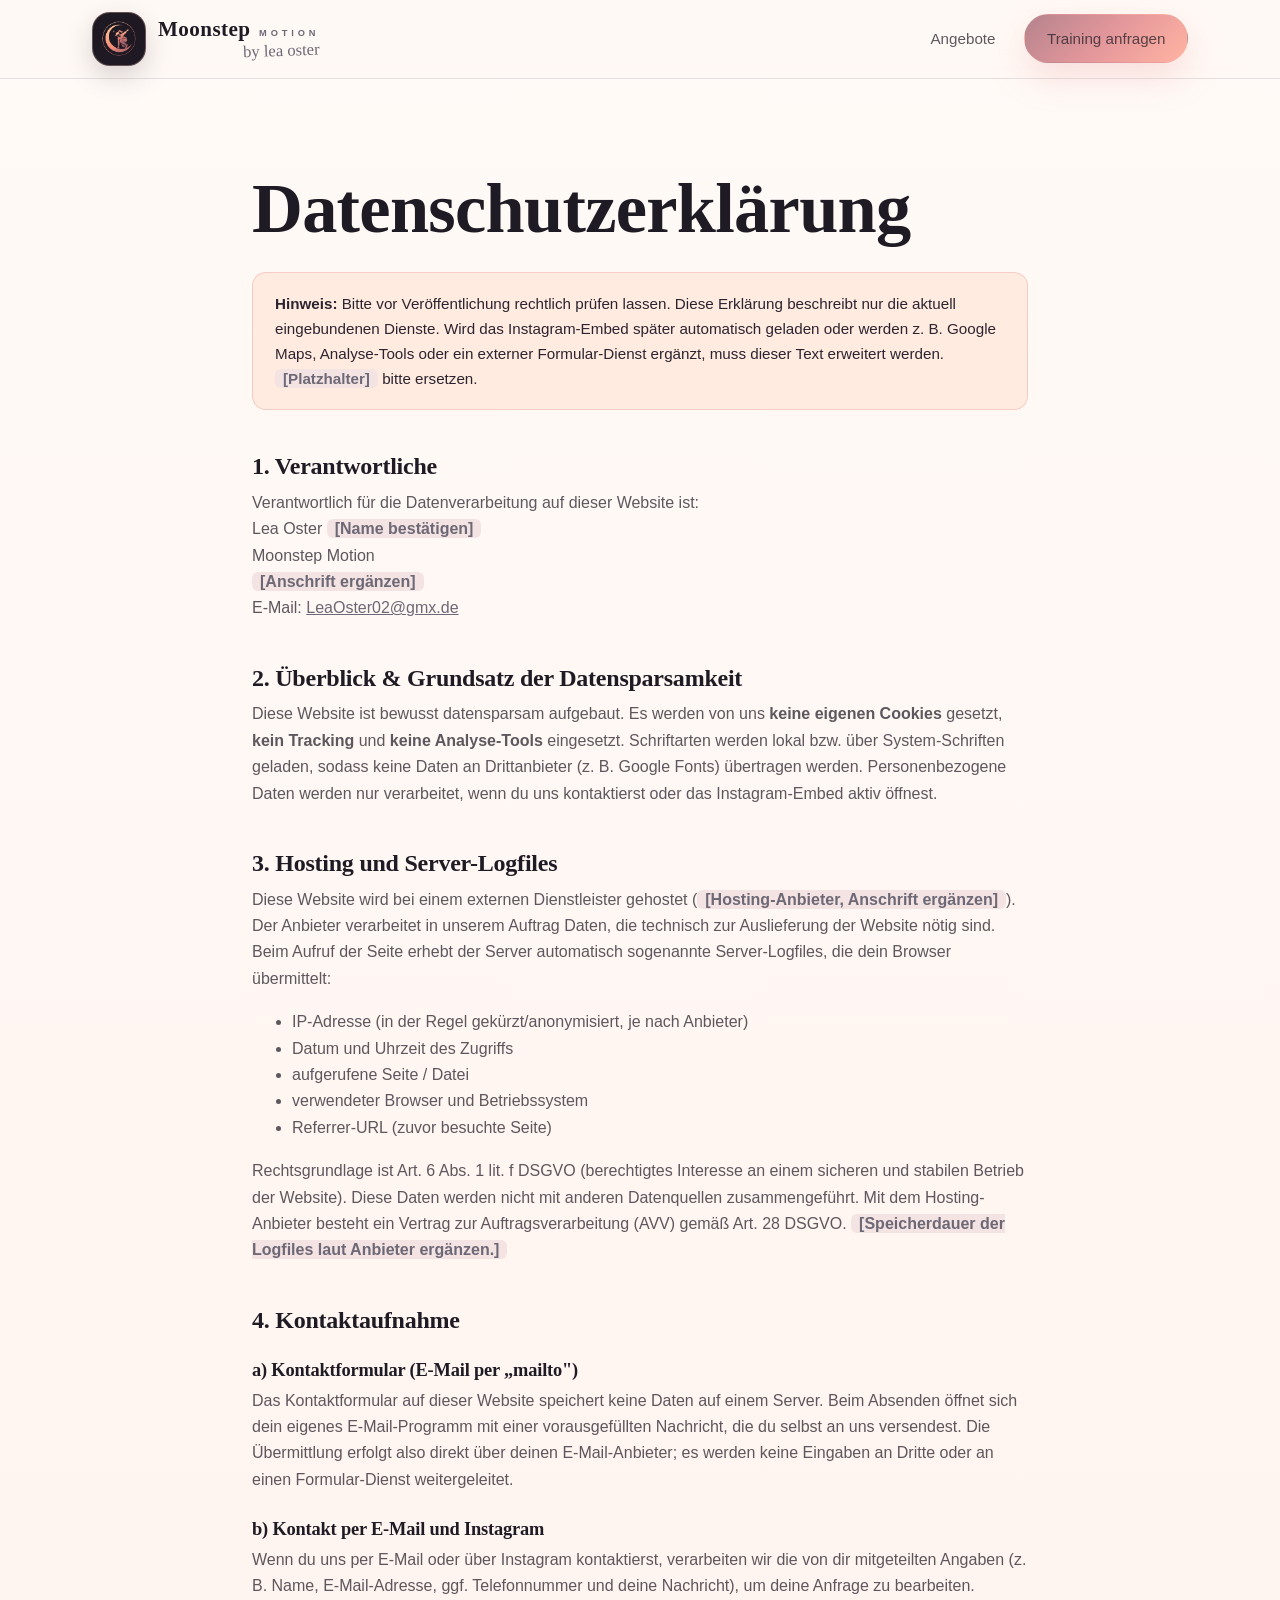
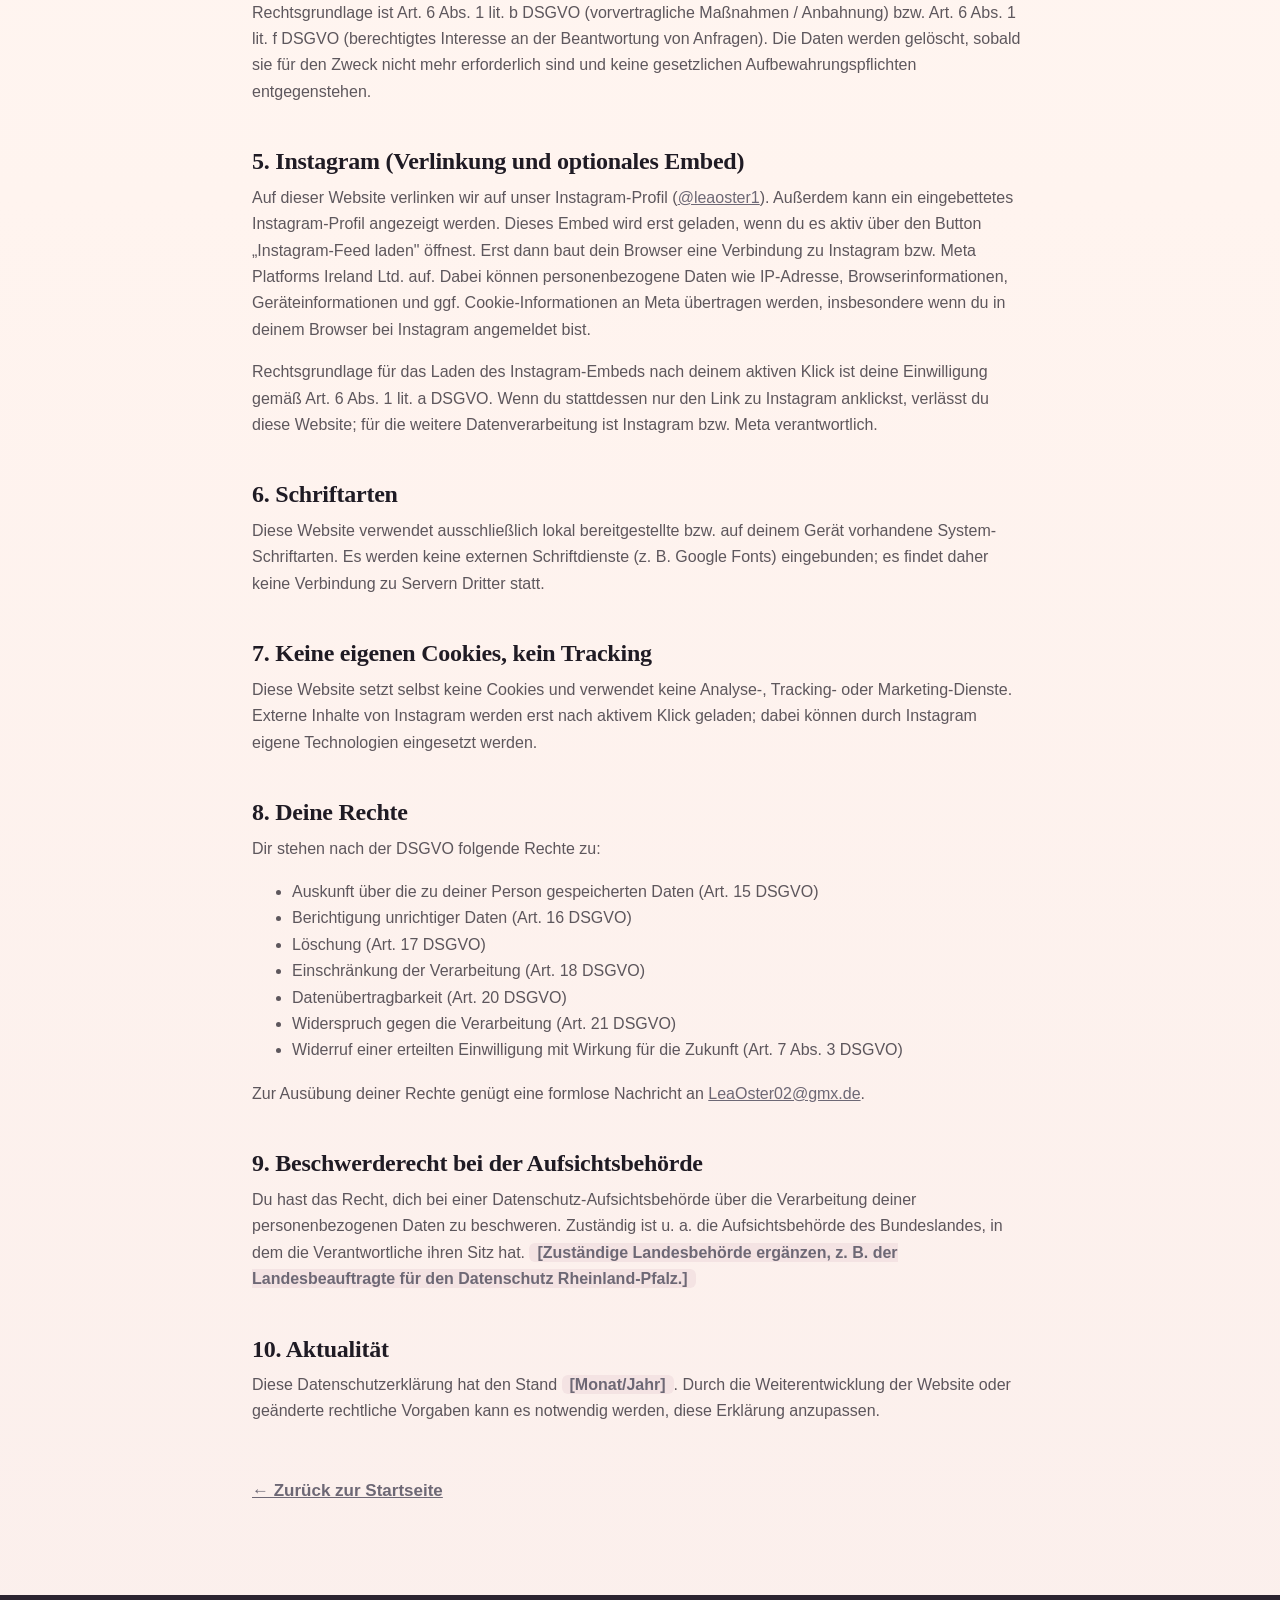
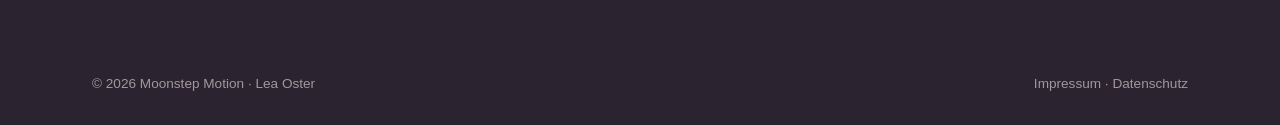
<file: datenschutz.html>
<!DOCTYPE html>
<html lang="de">
<head>
  <meta charset="UTF-8" />
  <meta name="viewport" content="width=device-width, initial-scale=1.0" />
  <title>Datenschutzerklärung | Moonstep Motion</title>
  <meta name="description" content="Datenschutzerklärung von Moonstep Motion – Lea Oster." />
  <meta name="robots" content="noindex" />
  <meta name="theme-color" content="#2B2430" />
  <link rel="icon" type="image/png" href="assets/img/logo-alt-badge-night.png" />
  <link rel="stylesheet" href="assets/css/styles.css" />
</head>
<body>

  <!-- HINWEIS FÜR LEA (HTML-Kommentar, nicht öffentlich):
       Diese Datenschutzerklärung ist auf die TATSÄCHLICH genutzten Dienste zugeschnitten:
       Hosting, Server-Logfiles, Kontaktformular (mailto), E-Mail-Kontakt, Instagram-Verlinkung
       und optional aktiv ladbares Instagram-Embed, lokale Schriftarten. KEIN Analytics,
       KEINE Google Fonts extern, KEIN Maps-Embed.
       WICHTIG: Das Instagram-Embed wird erst nach aktivem Klick geladen. Wird es später automatisch
       geladen oder kommen Google Maps, Analytics oder ein externer Formular-Dienst (z. B. Formspree)
       dazu, MUSS diese Erklärung erweitert und ggf. ein Consent-Banner eingebaut werden.
       Vor Veröffentlichung rechtlich prüfen lassen.
       Konkrete Hosting-Angaben (Anbieter, AVV) nach Wahl des Hosts ergänzen. -->

  <header class="site-header">
    <div class="container nav">
      <a class="brand" href="index.html" aria-label="Zurück zur Startseite">
        <span class="brand-mark" aria-hidden="true"></span>
        <span class="brand-copy">
          <span class="brand-title"><span class="word">Moonstep</span><span class="sub">Motion</span></span>
          <span class="brand-byline">by lea oster</span>
        </span>
      </a>
      <nav aria-label="Hauptnavigation">
        <ul class="nav-links" id="navLinks">
          <li><a href="index.html#angebote">Angebote</a></li>
          <li><a href="index.html#kontakt" class="btn btn-primary nav-cta">Training anfragen</a></li>
        </ul>
      </nav>
      <button class="nav-toggle" id="navToggle" aria-label="Menü öffnen" aria-expanded="false" aria-controls="navLinks">
        <span></span><span></span><span></span>
      </button>
    </div>
  </header>

  <main class="legal">
    <div class="container">
      <h1>Datenschutzerklärung</h1>

      <div class="note">
        <strong>Hinweis:</strong> Bitte vor Veröffentlichung rechtlich prüfen lassen. Diese Erklärung
        beschreibt nur die aktuell eingebundenen Dienste. Wird das Instagram-Embed später automatisch
        geladen oder werden z. B. Google Maps, Analyse-Tools oder ein externer Formular-Dienst ergänzt,
        muss dieser Text
        erweitert werden. <span class="placeholder">[Platzhalter]</span> bitte ersetzen.
      </div>

      <h2>1. Verantwortliche</h2>
      <p>
        Verantwortlich für die Datenverarbeitung auf dieser Website ist:<br />
        Lea Oster <span class="placeholder">[Name bestätigen]</span><br />
        Moonstep Motion<br />
        <span class="placeholder">[Anschrift ergänzen]</span><br />
        E-Mail: <a href="mailto:LeaOster02@gmx.de">LeaOster02@gmx.de</a>
      </p>

      <h2>2. Überblick &amp; Grundsatz der Datensparsamkeit</h2>
      <p>
        Diese Website ist bewusst datensparsam aufgebaut. Es werden von uns <strong>keine eigenen Cookies</strong>
        gesetzt, <strong>kein Tracking</strong> und <strong>keine Analyse-Tools</strong> eingesetzt.
        Schriftarten werden lokal bzw. über System-Schriften geladen, sodass keine Daten an Drittanbieter
        (z. B. Google Fonts) übertragen werden. Personenbezogene Daten werden nur verarbeitet, wenn du uns
        kontaktierst oder das Instagram-Embed aktiv öffnest.
      </p>

      <h2>3. Hosting und Server-Logfiles</h2>
      <p>
        Diese Website wird bei einem externen Dienstleister gehostet
        (<span class="placeholder">[Hosting-Anbieter, Anschrift ergänzen]</span>). Der Anbieter verarbeitet
        in unserem Auftrag Daten, die technisch zur Auslieferung der Website nötig sind. Beim Aufruf der
        Seite erhebt der Server automatisch sogenannte Server-Logfiles, die dein Browser übermittelt:
      </p>
      <ul>
        <li>IP-Adresse (in der Regel gekürzt/anonymisiert, je nach Anbieter)</li>
        <li>Datum und Uhrzeit des Zugriffs</li>
        <li>aufgerufene Seite / Datei</li>
        <li>verwendeter Browser und Betriebssystem</li>
        <li>Referrer-URL (zuvor besuchte Seite)</li>
      </ul>
      <p>
        Rechtsgrundlage ist Art. 6 Abs. 1 lit. f DSGVO (berechtigtes Interesse an einem sicheren und
        stabilen Betrieb der Website). Diese Daten werden nicht mit anderen Datenquellen zusammengeführt.
        Mit dem Hosting-Anbieter besteht ein Vertrag zur Auftragsverarbeitung (AVV) gemäß Art. 28 DSGVO.
        <span class="placeholder">[Speicherdauer der Logfiles laut Anbieter ergänzen.]</span>
      </p>

      <h2>4. Kontaktaufnahme</h2>
      <h3>a) Kontaktformular (E-Mail per „mailto")</h3>
      <p>
        Das Kontaktformular auf dieser Website speichert keine Daten auf einem Server. Beim Absenden öffnet
        sich dein eigenes E-Mail-Programm mit einer vorausgefüllten Nachricht, die du selbst an uns
        versendest. Die Übermittlung erfolgt also direkt über deinen E-Mail-Anbieter; es werden keine
        Eingaben an Dritte oder an einen Formular-Dienst weitergeleitet.
      </p>
      <h3>b) Kontakt per E-Mail und Instagram</h3>
      <p>
        Wenn du uns per E-Mail oder über Instagram kontaktierst, verarbeiten wir die von dir mitgeteilten
        Angaben (z. B. Name, E-Mail-Adresse, ggf. Telefonnummer und deine Nachricht), um deine Anfrage zu
        bearbeiten. Rechtsgrundlage ist Art. 6 Abs. 1 lit. b DSGVO (vorvertragliche Maßnahmen / Anbahnung)
        bzw. Art. 6 Abs. 1 lit. f DSGVO (berechtigtes Interesse an der Beantwortung von Anfragen). Die
        Daten werden gelöscht, sobald sie für den Zweck nicht mehr erforderlich sind und keine gesetzlichen
        Aufbewahrungspflichten entgegenstehen.
      </p>

      <h2>5. Instagram (Verlinkung und optionales Embed)</h2>
      <p>
        Auf dieser Website verlinken wir auf unser Instagram-Profil
        (<a href="https://www.instagram.com/leaoster1" target="_blank" rel="noopener">@leaoster1</a>).
        Außerdem kann ein eingebettetes Instagram-Profil angezeigt werden. Dieses Embed wird erst geladen,
        wenn du es aktiv über den Button „Instagram-Feed laden" öffnest. Erst dann baut dein Browser eine
        Verbindung zu Instagram bzw. Meta Platforms Ireland Ltd. auf. Dabei können personenbezogene Daten
        wie IP-Adresse, Browserinformationen, Geräteinformationen und ggf. Cookie-Informationen an Meta
        übertragen werden, insbesondere wenn du in deinem Browser bei Instagram angemeldet bist.
      </p>
      <p>
        Rechtsgrundlage für das Laden des Instagram-Embeds nach deinem aktiven Klick ist deine Einwilligung
        gemäß Art. 6 Abs. 1 lit. a DSGVO. Wenn du stattdessen nur den Link zu Instagram anklickst, verlässt
        du diese Website; für die weitere Datenverarbeitung ist Instagram bzw. Meta verantwortlich.
      </p>

      <h2>6. Schriftarten</h2>
      <p>
        Diese Website verwendet ausschließlich lokal bereitgestellte bzw. auf deinem Gerät vorhandene
        System-Schriftarten. Es werden keine externen Schriftdienste (z. B. Google Fonts) eingebunden;
        es findet daher keine Verbindung zu Servern Dritter statt.
      </p>

      <h2>7. Keine eigenen Cookies, kein Tracking</h2>
      <p>
        Diese Website setzt selbst keine Cookies und verwendet keine Analyse-, Tracking- oder
        Marketing-Dienste. Externe Inhalte von Instagram werden erst nach aktivem Klick geladen; dabei
        können durch Instagram eigene Technologien eingesetzt werden.
      </p>

      <h2>8. Deine Rechte</h2>
      <p>Dir stehen nach der DSGVO folgende Rechte zu:</p>
      <ul>
        <li>Auskunft über die zu deiner Person gespeicherten Daten (Art. 15 DSGVO)</li>
        <li>Berichtigung unrichtiger Daten (Art. 16 DSGVO)</li>
        <li>Löschung (Art. 17 DSGVO)</li>
        <li>Einschränkung der Verarbeitung (Art. 18 DSGVO)</li>
        <li>Datenübertragbarkeit (Art. 20 DSGVO)</li>
        <li>Widerspruch gegen die Verarbeitung (Art. 21 DSGVO)</li>
        <li>Widerruf einer erteilten Einwilligung mit Wirkung für die Zukunft (Art. 7 Abs. 3 DSGVO)</li>
      </ul>
      <p>
        Zur Ausübung deiner Rechte genügt eine formlose Nachricht an
        <a href="mailto:LeaOster02@gmx.de">LeaOster02@gmx.de</a>.
      </p>

      <h2>9. Beschwerderecht bei der Aufsichtsbehörde</h2>
      <p>
        Du hast das Recht, dich bei einer Datenschutz-Aufsichtsbehörde über die Verarbeitung deiner
        personenbezogenen Daten zu beschweren. Zuständig ist u. a. die Aufsichtsbehörde des Bundeslandes,
        in dem die Verantwortliche ihren Sitz hat.
        <span class="placeholder">[Zuständige Landesbehörde ergänzen, z. B. der Landesbeauftragte für den
        Datenschutz Rheinland-Pfalz.]</span>
      </p>

      <h2>10. Aktualität</h2>
      <p>
        Diese Datenschutzerklärung hat den Stand <span class="placeholder">[Monat/Jahr]</span>. Durch die
        Weiterentwicklung der Website oder geänderte rechtliche Vorgaben kann es notwendig werden, diese
        Erklärung anzupassen.
      </p>

      <a class="back-link" href="index.html">← Zurück zur Startseite</a>
    </div>
  </main>

  <footer class="site-footer">
    <div class="container">
      <div class="footer-bottom" style="border:0;margin:0;">
        <span>© <span id="year">2026</span> Moonstep Motion · Lea Oster</span>
        <span><a href="impressum.html">Impressum</a> · <a href="datenschutz.html">Datenschutz</a></span>
      </div>
    </div>
  </footer>

  <script src="assets/js/main.js"></script>
</body>
</html>
</file>
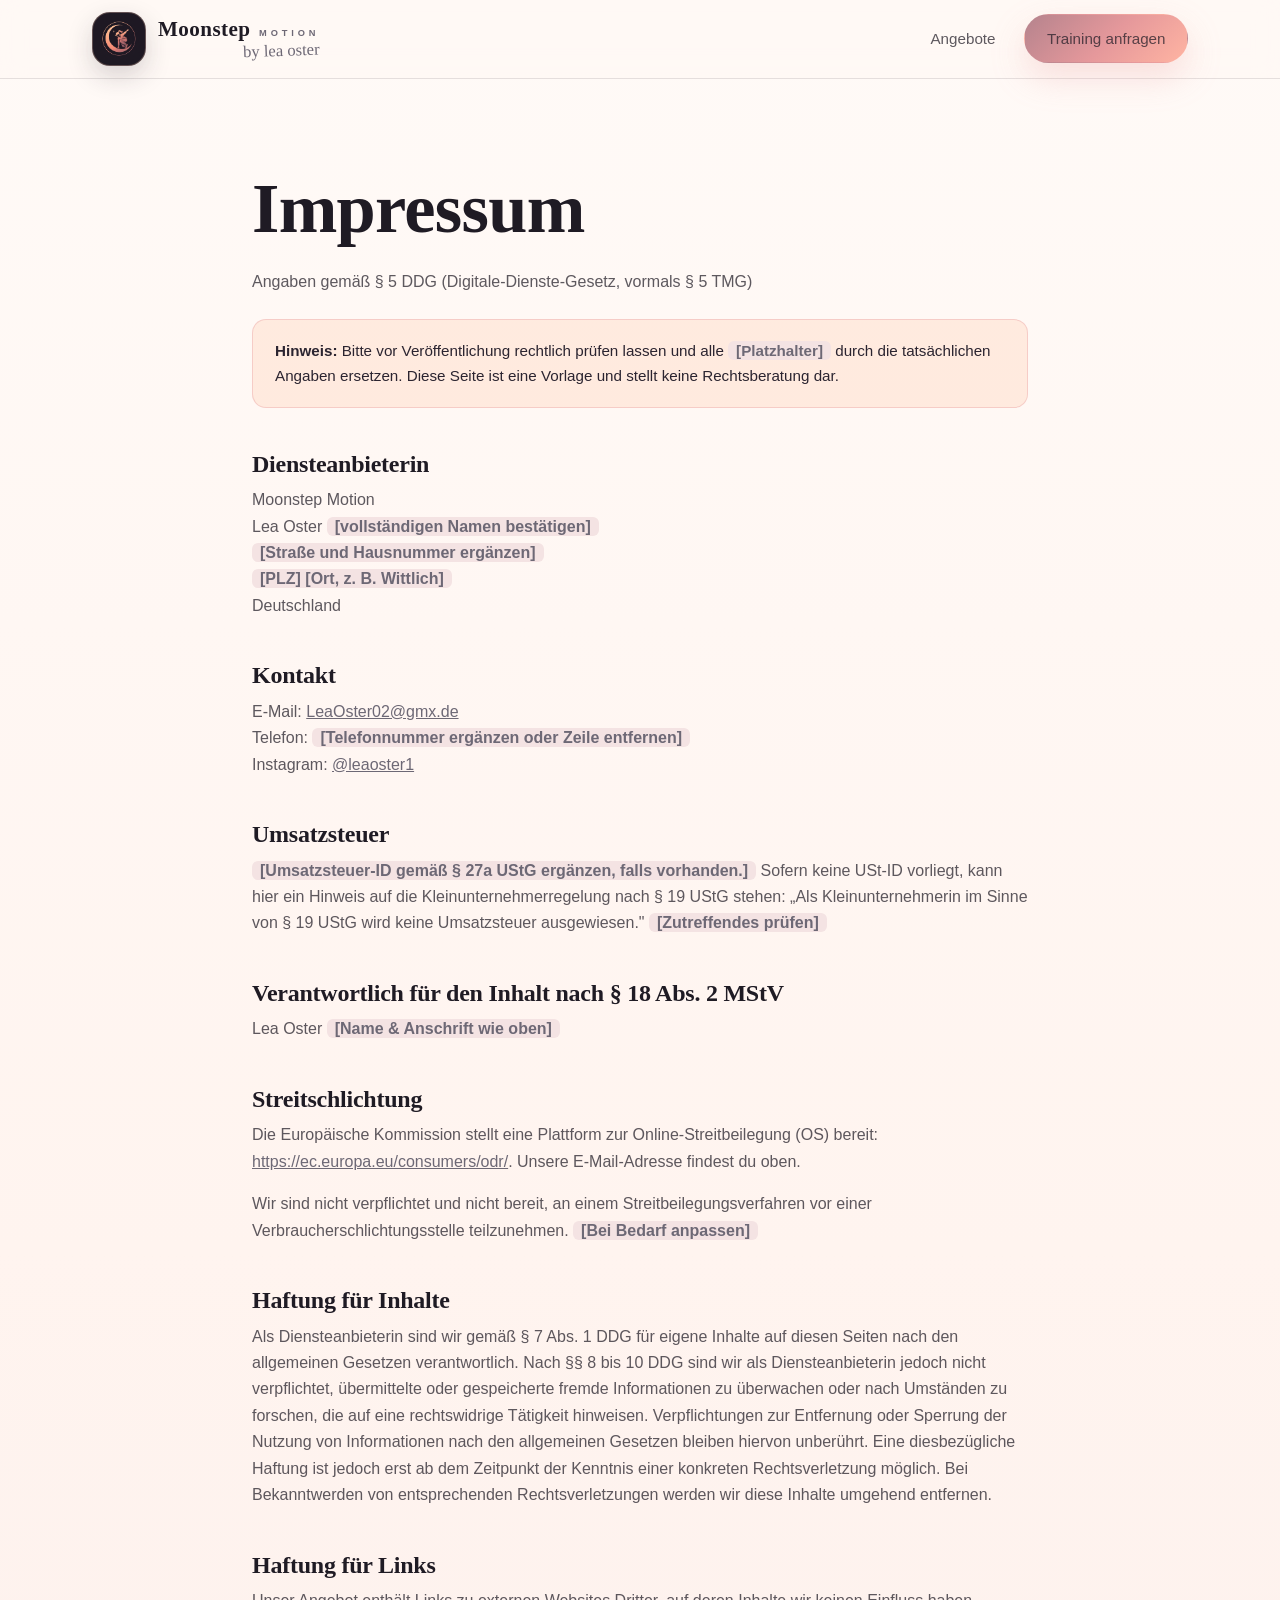
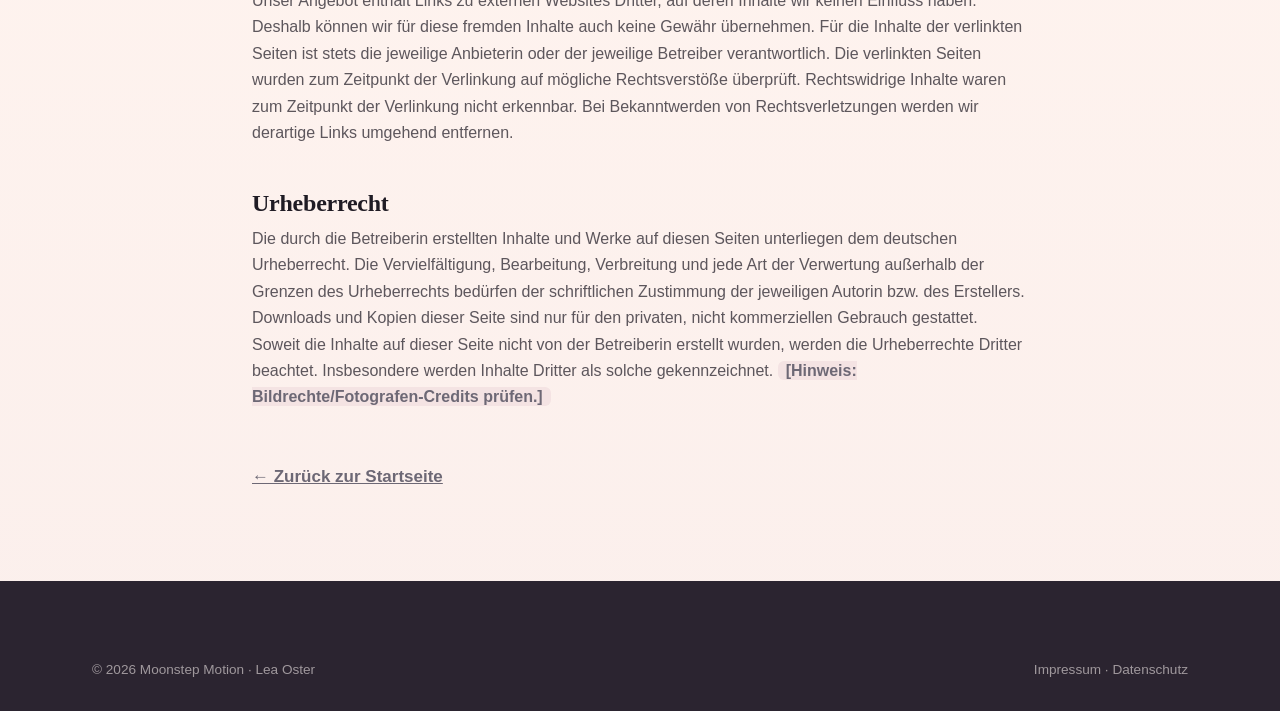
<file: impressum.html>
<!DOCTYPE html>
<html lang="de">
<head>
  <meta charset="UTF-8" />
  <meta name="viewport" content="width=device-width, initial-scale=1.0" />
  <title>Impressum | Moonstep Motion</title>
  <meta name="description" content="Impressum von Moonstep Motion – Lea Oster." />
  <meta name="robots" content="noindex" />
  <meta name="theme-color" content="#2B2430" />
  <link rel="icon" type="image/png" href="assets/img/logo-alt-badge-night.png" />
  <link rel="stylesheet" href="assets/css/styles.css" />
</head>
<body>

  <!-- HINWEIS FÜR LEA (nicht öffentlich sichtbar – HTML-Kommentar):
       Bitte dieses Impressum vor Veröffentlichung rechtlich prüfen lassen und alle
       mit [eckigen Klammern] markierten Platzhalter durch deine echten Daten ersetzen.
       Pflicht nach § 5 DDG (vormals § 5 TMG): vollständiger Name, ladungsfähige Anschrift
       (kein Postfach), schnelle Kontaktmöglichkeit (E-Mail/Telefon). Diese Vorlage ist
       keine Rechtsberatung. -->

  <header class="site-header">
    <div class="container nav">
      <a class="brand" href="index.html" aria-label="Zurück zur Startseite">
        <span class="brand-mark" aria-hidden="true"></span>
        <span class="brand-copy">
          <span class="brand-title"><span class="word">Moonstep</span><span class="sub">Motion</span></span>
          <span class="brand-byline">by lea oster</span>
        </span>
      </a>
      <nav aria-label="Hauptnavigation">
        <ul class="nav-links" id="navLinks">
          <li><a href="index.html#angebote">Angebote</a></li>
          <li><a href="index.html#kontakt" class="btn btn-primary nav-cta">Training anfragen</a></li>
        </ul>
      </nav>
      <button class="nav-toggle" id="navToggle" aria-label="Menü öffnen" aria-expanded="false" aria-controls="navLinks">
        <span></span><span></span><span></span>
      </button>
    </div>
  </header>

  <main class="legal">
    <div class="container">
      <h1>Impressum</h1>
      <p class="muted">Angaben gemäß § 5 DDG (Digitale-Dienste-Gesetz, vormals § 5 TMG)</p>

      <div class="note">
        <strong>Hinweis:</strong> Bitte vor Veröffentlichung rechtlich prüfen lassen und alle
        <span class="placeholder">[Platzhalter]</span> durch die tatsächlichen Angaben ersetzen.
        Diese Seite ist eine Vorlage und stellt keine Rechtsberatung dar.
      </div>

      <h2>Diensteanbieterin</h2>
      <p>
        Moonstep Motion<br />
        Lea Oster <span class="placeholder">[vollständigen Namen bestätigen]</span><br />
        <span class="placeholder">[Straße und Hausnummer ergänzen]</span><br />
        <span class="placeholder">[PLZ] [Ort, z. B. Wittlich]</span><br />
        Deutschland
      </p>

      <h2>Kontakt</h2>
      <p>
        E-Mail: <a href="mailto:LeaOster02@gmx.de">LeaOster02@gmx.de</a><br />
        Telefon: <span class="placeholder">[Telefonnummer ergänzen oder Zeile entfernen]</span><br />
        Instagram: <a href="https://www.instagram.com/leaoster1" target="_blank" rel="noopener">@leaoster1</a>
      </p>

      <h2>Umsatzsteuer</h2>
      <p>
        <span class="placeholder">[Umsatzsteuer-ID gemäß § 27a UStG ergänzen, falls vorhanden.]</span>
        Sofern keine USt-ID vorliegt, kann hier ein Hinweis auf die Kleinunternehmerregelung
        nach § 19 UStG stehen: „Als Kleinunternehmerin im Sinne von § 19 UStG wird keine
        Umsatzsteuer ausgewiesen." <span class="placeholder">[Zutreffendes prüfen]</span>
      </p>

      <h2>Verantwortlich für den Inhalt nach § 18 Abs. 2 MStV</h2>
      <p>
        Lea Oster <span class="placeholder">[Name &amp; Anschrift wie oben]</span>
      </p>

      <h2>Streitschlichtung</h2>
      <p>
        Die Europäische Kommission stellt eine Plattform zur Online-Streitbeilegung (OS) bereit:
        <a href="https://ec.europa.eu/consumers/odr/" target="_blank" rel="noopener">https://ec.europa.eu/consumers/odr/</a>.
        Unsere E-Mail-Adresse findest du oben.
      </p>
      <p>
        Wir sind nicht verpflichtet und nicht bereit, an einem Streitbeilegungsverfahren vor einer
        Verbraucherschlichtungsstelle teilzunehmen. <span class="placeholder">[Bei Bedarf anpassen]</span>
      </p>

      <h2>Haftung für Inhalte</h2>
      <p>
        Als Diensteanbieterin sind wir gemäß § 7 Abs. 1 DDG für eigene Inhalte auf diesen Seiten nach
        den allgemeinen Gesetzen verantwortlich. Nach §§ 8 bis 10 DDG sind wir als Diensteanbieterin
        jedoch nicht verpflichtet, übermittelte oder gespeicherte fremde Informationen zu überwachen
        oder nach Umständen zu forschen, die auf eine rechtswidrige Tätigkeit hinweisen.
        Verpflichtungen zur Entfernung oder Sperrung der Nutzung von Informationen nach den
        allgemeinen Gesetzen bleiben hiervon unberührt. Eine diesbezügliche Haftung ist jedoch erst ab
        dem Zeitpunkt der Kenntnis einer konkreten Rechtsverletzung möglich. Bei Bekanntwerden von
        entsprechenden Rechtsverletzungen werden wir diese Inhalte umgehend entfernen.
      </p>

      <h2>Haftung für Links</h2>
      <p>
        Unser Angebot enthält Links zu externen Websites Dritter, auf deren Inhalte wir keinen Einfluss
        haben. Deshalb können wir für diese fremden Inhalte auch keine Gewähr übernehmen. Für die
        Inhalte der verlinkten Seiten ist stets die jeweilige Anbieterin oder der jeweilige Betreiber
        verantwortlich. Die verlinkten Seiten wurden zum Zeitpunkt der Verlinkung auf mögliche
        Rechtsverstöße überprüft. Rechtswidrige Inhalte waren zum Zeitpunkt der Verlinkung nicht
        erkennbar. Bei Bekanntwerden von Rechtsverletzungen werden wir derartige Links umgehend entfernen.
      </p>

      <h2>Urheberrecht</h2>
      <p>
        Die durch die Betreiberin erstellten Inhalte und Werke auf diesen Seiten unterliegen dem
        deutschen Urheberrecht. Die Vervielfältigung, Bearbeitung, Verbreitung und jede Art der
        Verwertung außerhalb der Grenzen des Urheberrechts bedürfen der schriftlichen Zustimmung der
        jeweiligen Autorin bzw. des Erstellers. Downloads und Kopien dieser Seite sind nur für den
        privaten, nicht kommerziellen Gebrauch gestattet. Soweit die Inhalte auf dieser Seite nicht von
        der Betreiberin erstellt wurden, werden die Urheberrechte Dritter beachtet. Insbesondere werden
        Inhalte Dritter als solche gekennzeichnet.
        <span class="placeholder">[Hinweis: Bildrechte/Fotografen-Credits prüfen.]</span>
      </p>

      <a class="back-link" href="index.html">← Zurück zur Startseite</a>
    </div>
  </main>

  <footer class="site-footer">
    <div class="container">
      <div class="footer-bottom" style="border:0;margin:0;">
        <span>© <span id="year">2026</span> Moonstep Motion · Lea Oster</span>
        <span><a href="impressum.html">Impressum</a> · <a href="datenschutz.html">Datenschutz</a></span>
      </div>
    </div>
  </footer>

  <script src="assets/js/main.js"></script>
</body>
</html>
</file>
<file: assets/css/styles.css>
/* =========================================================================
   Moonstep Motion — Stylesheet
   CI aus moonstep-motion-ci.html: Moon Peach · Soft Step · Pulse Rose
   · Velvet Move · Night Ash · Moon Night · Warm White
   Keine externen Requests (Fonts lokal/System) -> DSGVO-clean & sofort livefähig
   ========================================================================= */

:root {
  /* --- CI-Palette --- */
  --peach-light: #FFCDB2; /* Moon Peach */
  --peach:       #FFB4A2; /* Soft Step */
  --rose:        #E5989B; /* Pulse Rose */
  --mauve:       #B5838D; /* Velvet Move */
  --velvet:      #6D6875; /* Night Ash */
  --night:       #2B2430; /* Moon Night */
  --paper:       #FFF8F5; /* Warm White */
  --white:       #FFFFFF;

  /* --- Website-Tokens aus CI abgeleitet --- */
  --cream:       var(--paper);
  --cream-2:     #FFFBF8;
  --sand:        #F7E5DD;
  --taupe:       var(--mauve);
  --taupe-dark:  var(--velvet);
  --lilac:       var(--mauve);
  --lilac-soft:  #F4E3E3;
  --blue:        var(--velvet);
  --blue-soft:   #F2E8E8;
  --green:       var(--rose);
  --green-soft:  #F8E9E5;
  --yellow-soft: #FFE9DC;
  --rose-soft:   #F4D6D5;

  /* --- Akzent / Mond --- */
  --night-2:     #4B3A46;
  --night-3:     var(--velvet);
  --moonlight:   var(--paper);
  --silver:      var(--peach-light);
  --action:      var(--rose);
  --action-2:    var(--peach);
  --action-dark: var(--mauve);
  --action-glow: rgba(229, 152, 155, .28);

  /* --- Text --- */
  --ink:         #1F1B24;
  --ink-soft:    rgba(31, 27, 36, .72);
  --line:        rgba(43, 36, 48, .14);

  /* --- System --- */
  --maxw: 1140px;
  --radius: 20px;
  --radius-sm: 14px;
  --shadow-sm: 0 8px 22px rgba(43, 36, 48, .08);
  --shadow:    0 18px 44px rgba(43, 36, 48, .10);
  --shadow-deep: 0 28px 80px rgba(43, 36, 48, .16);
  --shadow-night: 0 24px 70px rgba(43, 36, 48, .42);

  /* --- Typografie ---
     Display = eleganter Serif (System-Stack, sofort verfügbar)
     Body    = klarer, moderner Sans
     Upgrade-Pfad: Fraunces/Cormorant + Inter self-hosten (siehe README) */
  --font-display: "Iowan Old Style", "Palatino Linotype", Palatino, "Book Antiqua", Georgia, "Times New Roman", serif;
  --font-body: "Inter", -apple-system, BlinkMacSystemFont, "Segoe UI", Roboto, "Helvetica Neue", Arial, system-ui, sans-serif;
  --font-hand: "Snell Roundhand", "Segoe Script", "Bradley Hand", "Lucida Handwriting", "Brush Script MT", cursive;
}

/* ----------------------------- Reset ----------------------------- */
*, *::before, *::after { box-sizing: border-box; }
html { scroll-behavior: smooth; -webkit-text-size-adjust: 100%; overflow-x: hidden; }
@media (prefers-reduced-motion: reduce) {
  html { scroll-behavior: auto; }
  * { animation: none !important; transition: none !important; }
}
body {
  margin: 0;
  font-family: var(--font-body);
  color: var(--ink);
  background: linear-gradient(180deg, #FFFAF7 0%, #FFF4EF 54%, #FBEFEC 100%);
  line-height: 1.65;
  font-size: 17px;
  -webkit-font-smoothing: antialiased;
  text-rendering: optimizeLegibility;
  overflow-x: hidden;
}
img { max-width: 100%; display: block; height: auto; }
a { color: inherit; text-decoration: none; }
button { font-family: inherit; cursor: pointer; }

/* ----------------------------- Layout ----------------------------- */
.container { width: 100%; max-width: var(--maxw); margin-inline: auto; padding-inline: 22px; }
section { position: relative; padding-block: clamp(56px, 9vw, 104px); }
.section-sand   { background: linear-gradient(135deg, #FFF0E8, #F4D6D5); }
.section-cream2 { background: linear-gradient(135deg, #FFFBF8, #F8E9E5); }
.eyebrow {
  display: inline-block;
  font-size: .8rem;
  letter-spacing: .22em;
  text-transform: uppercase;
  color: var(--taupe-dark);
  font-weight: 600;
  padding: 7px 16px;
  border: 1px solid var(--line);
  border-radius: 999px;
  background: rgba(255,255,255,.5);
  margin-bottom: 22px;
}
.section-head { max-width: 680px; margin-bottom: 48px; }
.section-head.center { margin-inline: auto; text-align: center; }

/* ----------------------------- Typografie ----------------------------- */
h1, h2, h3 { font-family: var(--font-display); font-weight: 600; line-height: 1.12; color: var(--ink); margin: 0 0 .4em; letter-spacing: -.01em; }
h1 { font-size: clamp(2.5rem, 6.2vw, 4.4rem); }
h2 { font-size: clamp(1.9rem, 4vw, 3rem); }
h3 { font-size: clamp(1.25rem, 2.2vw, 1.6rem); }
.lead { font-size: clamp(1.05rem, 1.6vw, 1.3rem); color: var(--ink-soft); }
p { margin: 0 0 1em; }
.muted { color: var(--ink-soft); }
em.accent { font-style: italic; color: var(--taupe-dark); }

/* ----------------------------- Buttons ----------------------------- */
.btn {
  display: inline-flex; align-items: center; gap: .5em;
  padding: 15px 30px;
  border-radius: 999px;
  font-weight: 600;
  font-size: 1rem;
  border: 1.5px solid transparent;
  transition: transform .2s ease, box-shadow .2s ease, background .2s ease, color .2s ease;
  will-change: transform;
}
.btn:focus-visible { outline: 3px solid rgba(255,205,178,.55); outline-offset: 3px; }
.btn-primary {
  background: linear-gradient(135deg, var(--mauve), var(--rose) 52%, var(--peach));
  color: #fff;
  box-shadow: 0 14px 34px var(--action-glow);
}
.btn-primary:hover { transform: translateY(-3px); box-shadow: 0 22px 46px rgba(181,131,141,.34); }
.btn-ghost { background: rgba(255,255,255,.36); color: var(--mauve); border-color: rgba(181,131,141,.34); }
.btn-ghost:hover { background: var(--action-dark); color: #fff; transform: translateY(-3px); }
.btn-light { background: rgba(236,232,245,.14); color: var(--moonlight); border-color: rgba(236,232,245,.34); }
.btn-light:hover { background: var(--moonlight); color: var(--action-dark); transform: translateY(-3px); }
.btn-block { width: 100%; justify-content: center; }

/* ----------------------------- Header / Nav ----------------------------- */
.site-header {
  position: sticky; top: 0; z-index: 50;
  background: rgba(255, 248, 245, .84);
  backdrop-filter: saturate(140%) blur(12px);
  -webkit-backdrop-filter: saturate(140%) blur(12px);
  border-bottom: 1px solid rgba(43, 36, 48, .12);
  transition: background .25s ease, box-shadow .25s ease, border-color .25s ease;
}
.site-header.is-scrolled {
  background: rgba(255, 248, 245, .92);
  border-bottom-color: rgba(181, 131, 141, .26);
  box-shadow: 0 12px 42px rgba(43, 36, 48, .08);
}
.nav { display: flex; align-items: center; justify-content: space-between; gap: 20px; min-height: 78px; }
.brand {
  display: inline-flex; align-items: center; gap: 12px; min-width: 0;
  font-family: var(--font-display);
}
.brand-mark {
  width: 54px; height: 54px; flex: none; border-radius: 18px;
  background: var(--night) url("../img/logo-alt-badge-night.png") center / cover no-repeat;
  border: 1px solid rgba(255,205,178,.26);
  box-shadow: 0 10px 26px rgba(43,36,48,.18);
}
.brand-copy { display: flex; flex-direction: column; line-height: 1; min-width: 0; }
.brand-title { display: inline-flex; align-items: baseline; gap: .5em; white-space: nowrap; }
.brand .word { font-size: 1.32rem; font-weight: 600; letter-spacing: .02em; color: var(--ink); }
.brand .sub { font-size: .58rem; letter-spacing: .42em; text-transform: uppercase; color: var(--taupe-dark); font-family: var(--font-body); font-weight: 600; }
.brand-byline {
  align-self: flex-end;
  margin-top: 4px;
  color: var(--taupe-dark);
  font-family: var(--font-hand);
  font-size: 1.04rem;
  font-weight: 500;
  line-height: .85;
  transform: rotate(-2deg);
  transform-origin: center;
}
.nav-links { display: flex; align-items: center; gap: 28px; list-style: none; margin: 0; padding: 0; }
.nav-links a { font-size: .95rem; font-weight: 500; color: var(--ink-soft); transition: color .2s; }
.nav-links a:hover { color: var(--ink); }
.nav-cta { padding: 11px 22px; }
.nav-toggle { display: none; background: none; border: 0; padding: 8px; }
.nav-toggle span { display: block; width: 24px; height: 2px; background: var(--ink); margin: 5px 0; border-radius: 2px; transition: .3s; }

/* ----------------------------- Hero (Nacht) ----------------------------- */
.hero {
  position: relative; overflow: hidden;
  background:
    linear-gradient(115deg, rgba(255,205,178,.13), transparent 36%),
    radial-gradient(1100px 540px at 78% -8%, rgba(181,131,141,.58), transparent 60%),
    radial-gradient(800px 500px at 10% 110%, rgba(255,180,162,.22), transparent 55%),
    linear-gradient(160deg, var(--night) 0%, var(--night-2) 100%);
  color: var(--moonlight);
  padding-block: clamp(64px, 10vw, 116px);
}
.hero::after { /* feiner Sternenstaub */
  content: ""; position: absolute; inset: 0; pointer-events: none; opacity: .5;
  background-image:
    radial-gradient(1.4px 1.4px at 20% 30%, rgba(255,255,255,.9), transparent),
    radial-gradient(1.2px 1.2px at 67% 22%, rgba(255,255,255,.7), transparent),
    radial-gradient(1.6px 1.6px at 85% 60%, rgba(255,255,255,.65), transparent),
    radial-gradient(1.1px 1.1px at 40% 75%, rgba(255,255,255,.55), transparent),
    radial-gradient(1.3px 1.3px at 12% 80%, rgba(255,255,255,.6), transparent);
}
.hero-grid { position: relative; z-index: 2; display: grid; grid-template-columns: 1.05fr .95fr; gap: 54px; align-items: center; }
.hero-grid > * { min-width: 0; }
.mobile-break { display: none; }
.hero h1 { color: #fff; }
.hero h1 .glow { color: var(--silver); }
.hero .lead { color: rgba(236,232,245,.82); max-width: 30ch; }
.hero-actions { display: flex; flex-wrap: wrap; gap: 14px; margin-top: 30px; }
.hero-figure { position: relative; margin: 0; width: 100%; isolation: isolate; }
.hero-figure::before {
  content: ""; position: absolute; inset: 24px -18px -20px 30px;
  border-radius: 30px;
  background: linear-gradient(135deg, rgba(205,194,228,.7), rgba(120,152,135,.46));
  transform: rotate(2.3deg);
  z-index: -1;
}
.hero-figure img {
  border-radius: 26px; box-shadow: var(--shadow-night); aspect-ratio: 4/5; object-fit: cover; width: 100%;
  transform: translate3d(0, var(--depth-y, 0px), 0) scale(1.01);
  transition: transform .25s ease-out;
}
.hero-badge {
  position: absolute; left: -18px; bottom: 26px;
  background: var(--paper); color: var(--ink);
  border-radius: var(--radius-sm); padding: 14px 18px; box-shadow: var(--shadow);
  font-size: .9rem; max-width: 215px;
}
.hero-badge strong { font-family: var(--font-display); display: block; font-size: 1.05rem; }
.hero-meta { display: flex; gap: 30px; margin-top: 40px; flex-wrap: wrap; }
.hero-meta div span { display: block; font-family: var(--font-display); font-size: 1.7rem; color: #fff; }
.hero-meta div small { color: rgba(255,248,245,.72); font-size: .82rem; }

/* ----------------------------- Über / Text-Bild ----------------------------- */
.split { display: grid; grid-template-columns: 1fr 1fr; gap: clamp(36px, 5vw, 72px); align-items: center; }
.split.reverse .split-media { order: 2; }
.split-media { position: relative; isolation: isolate; transform: translate3d(0, var(--depth-y-soft, 0px), 0); transition: transform .25s ease-out; }
.split-media::before {
  content: ""; position: absolute; inset: 20px 18px -16px -16px;
  border-radius: 22px; background: linear-gradient(135deg, rgba(255,205,178,.58), rgba(229,152,155,.34));
  z-index: -1; opacity: .82;
}
.split-media img { border-radius: var(--radius); box-shadow: var(--shadow-deep); object-fit: cover; width: 100%; }
.value-row { display: flex; flex-wrap: wrap; gap: 10px; margin-top: 22px; }
.chip { font-size: .85rem; font-weight: 600; padding: 8px 16px; border-radius: 999px; background: rgba(255,205,178,.38); color: var(--night); }
.chip.b { background: rgba(255,180,162,.32); }
.chip.g { background: rgba(229,152,155,.24); }
.chip.y { background: rgba(181,131,141,.18); }

/* ----------------------------- Angebote ----------------------------- */
.cards { display: grid; grid-template-columns: repeat(3, 1fr); gap: 22px; }
.card {
  background: linear-gradient(180deg, rgba(255,255,255,.74), rgba(255,248,245,.94));
  border: 1px solid rgba(43,36,48,.12); border-radius: var(--radius);
  padding: 30px 26px; box-shadow: var(--shadow-sm);
  transition: transform .25s ease, box-shadow .25s ease, border-color .25s ease;
  display: flex; flex-direction: column;
}
.card:hover { transform: translateY(-6px); box-shadow: var(--shadow-deep); border-color: rgba(229,152,155,.36); }
.card .icon {
  width: 52px; height: 52px; border-radius: 14px; display: grid; place-items: center;
  background: rgba(255,205,178,.35); margin-bottom: 18px;
}
.card:nth-child(3n+2) .icon { background: rgba(255,180,162,.28); }
.card:nth-child(3n) .icon   { background: rgba(229,152,155,.22); }
.card .icon svg { width: 26px; height: 26px; stroke: var(--taupe-dark); fill: none; stroke-width: 1.7; }
.card h3 { margin-bottom: .35em; }
.card .for { font-size: .82rem; font-weight: 600; letter-spacing: .04em; text-transform: uppercase; color: var(--taupe-dark); margin-bottom: 10px; }
.card p { font-size: .96rem; color: var(--ink-soft); }
.card .price { margin-top: auto; padding-top: 16px; font-family: var(--font-display); font-size: 1.15rem; color: var(--ink); }
.card .price small { font-family: var(--font-body); font-size: .8rem; color: var(--ink-soft); font-weight: 500; }
.card .card-link { margin-top: 14px; font-weight: 600; font-size: .92rem; color: var(--taupe-dark); display: inline-flex; align-items: center; gap: 6px; }
.card .card-link:hover { gap: 10px; }

/* ----------------------------- USP / Warum ----------------------------- */
.usp-grid { display: grid; grid-template-columns: repeat(3, 1fr); gap: 20px; }
.usp {
  padding: 26px; border-radius: var(--radius); background: rgba(255,248,245,.82);
  border: 1px solid rgba(43,36,48,.12);
  box-shadow: 0 14px 34px rgba(42,39,49,.06);
}
.usp .num { font-family: var(--font-display); font-size: 1.3rem; color: var(--mauve); margin-bottom: 8px; }
.usp h3 { font-size: 1.2rem; }
.usp p { margin: 0; font-size: .95rem; color: var(--ink-soft); }

/* ----------------------------- Ablauf ----------------------------- */
.steps { display: grid; grid-template-columns: repeat(4, 1fr); gap: 20px; counter-reset: step; }
.step { position: relative; padding: 28px 22px; background: rgba(255,248,245,.88); border: 1px solid var(--line); border-radius: var(--radius); box-shadow: var(--shadow-sm); }
.step::before {
  counter-increment: step; content: counter(step);
  font-family: var(--font-display); font-size: 1.1rem; font-weight: 600;
  width: 42px; height: 42px; border-radius: 50%; display: grid; place-items: center;
  background: linear-gradient(135deg, var(--mauve), var(--rose)); color: var(--paper); margin-bottom: 16px;
}
.step h3 { font-size: 1.12rem; }
.step p { margin: 0; font-size: .93rem; color: var(--ink-soft); }

/* ----------------------------- Impressionen ----------------------------- */
.impression-wall {
  display: grid;
  grid-template-columns: repeat(6, minmax(0, 1fr));
  grid-auto-rows: clamp(118px, 15vw, 184px);
  gap: 14px;
}
.impression-tile {
  position: relative; overflow: hidden; margin: 0; min-height: 0;
  border-radius: var(--radius-sm); background: var(--night);
  box-shadow: 0 18px 42px rgba(42,39,49,.12);
  transform: translateZ(0);
}
.impression-tile::after {
  content: ""; position: absolute; inset: 0;
  background: linear-gradient(180deg, transparent 52%, rgba(20,18,31,.18));
  pointer-events: none;
}
.impression-tile img {
  width: 100%; height: 100%; object-fit: cover;
  transition: opacity .35s ease, transform 5s ease;
}
.impression-tile.is-swapping img { opacity: .22; }
.impression-tile:hover img { transform: scale(1.04); }
.impression-tile.tall { grid-column: span 2; grid-row: span 2; }
.impression-tile.wide { grid-column: span 3; }
.impression-controls {
  display: flex; align-items: center; justify-content: center; gap: 14px;
  margin-top: 22px;
}
.icon-button {
  width: 44px; height: 44px; display: inline-grid; place-items: center;
  border: 1px solid var(--line); border-radius: 50%; background: var(--cream-2);
  color: var(--ink); box-shadow: var(--shadow-sm);
  transition: transform .2s ease, box-shadow .2s ease, background .2s ease;
}
.icon-button:hover { transform: translateY(-2px); box-shadow: var(--shadow); background: #fff; }
.icon-button:focus-visible { outline: 3px solid rgba(255,205,178,.55); outline-offset: 3px; }
.icon-button svg { width: 22px; height: 22px; fill: none; stroke: currentColor; stroke-width: 1.9; stroke-linecap: round; stroke-linejoin: round; }
.impression-pulse {
  width: 54px; height: 6px; border-radius: 999px;
  background: linear-gradient(90deg, var(--peach-light), var(--rose), var(--mauve));
  box-shadow: 0 0 0 6px rgba(255,255,255,.35);
}

/* ----------------------------- Standort & Preise band ----------------------------- */
.info-grid { display: grid; grid-template-columns: 1fr 1fr; gap: 24px; }
.info-card { background: rgba(255,255,255,.72); border: 1px solid var(--line); border-radius: var(--radius); padding: 32px; box-shadow: var(--shadow-sm); }
.info-card h3 { display: flex; align-items: center; gap: 10px; }
.info-list { list-style: none; margin: 14px 0 0; padding: 0; }
.info-list li { padding: 10px 0; border-bottom: 1px dashed var(--line); display: flex; justify-content: space-between; gap: 16px; font-size: .97rem; }
.info-list li:last-child { border-bottom: 0; }
.info-list .price-val { font-family: var(--font-display); white-space: nowrap; }

/* ----------------------------- CTA-Band (Nacht) ----------------------------- */
.cta-band {
  position: relative; overflow: hidden; color: var(--moonlight);
  background:
    linear-gradient(130deg, rgba(255,180,162,.28), transparent 42%),
    linear-gradient(150deg, var(--night), var(--night-2));
  border-radius: 28px; padding: clamp(40px, 6vw, 72px); text-align: center;
  box-shadow: var(--shadow-night);
}
.cta-band::before {
  content: ""; position: absolute; inset: -18px; opacity: .26;
  background: url("../img/back-arms.jpg") center/cover; mix-blend-mode: luminosity;
  transform: translate3d(0, var(--depth-y-soft, 0px), 0) scale(1.06);
  transition: transform .25s ease-out;
}
.cta-band > * { position: relative; z-index: 2; }
.cta-band h2 { color: #fff; }
.cta-band p { color: rgba(255,248,245,.85); max-width: 46ch; margin-inline: auto; }

/* ----------------------------- Instagram ----------------------------- */
.instagram-section {
  display: grid; grid-template-columns: .95fr 1.05fr; gap: clamp(30px, 5vw, 58px); align-items: center;
}
.instagram-copy { max-width: 520px; }
.instagram-embed-card {
  position: relative; overflow: hidden; min-height: 520px;
  border-radius: var(--radius); background: var(--paper);
  border: 1px solid rgba(43,36,48,.12); box-shadow: var(--shadow);
}
.instagram-frame {
  display: block; width: 100%; height: 620px; border: 0; background: #fff;
}
.instagram-frame[hidden] { display: none; }
.instagram-consent {
  min-height: 520px; display: grid; align-content: center; justify-items: center; gap: 18px;
  padding: clamp(22px, 4vw, 40px); text-align: center;
  background:
    linear-gradient(180deg, rgba(255,205,178,.16), rgba(255,248,245,.96)),
    var(--rose-soft);
}
.instagram-mini-grid {
  width: min(100%, 360px); display: grid; grid-template-columns: repeat(4, 1fr); gap: 9px;
}
.instagram-mini-grid img {
  width: 100%; aspect-ratio: 1; object-fit: cover;
  border-radius: 14px; box-shadow: var(--shadow-sm);
}
.instagram-mini-grid img:nth-child(2) { transform: translateY(14px); }
.instagram-mini-grid img:nth-child(3) { transform: translateY(-8px); }
.instagram-consent-copy strong {
  display: block; margin-bottom: 4px;
  font-family: var(--font-display); font-size: 1.45rem; color: var(--ink);
}
.instagram-consent-copy p { max-width: 34ch; margin-inline: auto; color: var(--ink-soft); font-size: .95rem; }
.instagram-fallback-link {
  color: var(--taupe-dark); font-size: .9rem; font-weight: 600;
  text-decoration: underline; text-decoration-thickness: 1px; text-underline-offset: 4px;
}

/* ----------------------------- Kontakt ----------------------------- */
.contact { display: grid; grid-template-columns: .85fr 1.15fr; gap: clamp(32px, 5vw, 60px); }
.contact-aside .channel { display: flex; align-items: center; gap: 14px; padding: 16px 0; border-bottom: 1px solid var(--line); }
.contact-aside .channel:last-child { border-bottom: 0; }
.contact-aside .channel .ic { width: 42px; height: 42px; border-radius: 12px; background: var(--cream-2); display: grid; place-items: center; flex: none; }
.contact-aside .channel .ic svg { width: 20px; height: 20px; stroke: var(--taupe-dark); fill: none; stroke-width: 1.7; }
.contact-aside .channel small { display: block; color: var(--ink-soft); font-size: .8rem; }
.contact-aside .channel a, .contact-aside .channel span { font-weight: 600; }
form .field { margin-bottom: 18px; }
form label { display: block; font-size: .9rem; font-weight: 600; margin-bottom: 7px; }
form .req { color: var(--taupe-dark); }
form input, form select, form textarea {
  width: 100%; padding: 13px 16px; font: inherit; color: var(--ink);
  background: var(--cream-2); border: 1.5px solid var(--line); border-radius: 12px;
  transition: border-color .2s, box-shadow .2s;
}
form input:focus, form select:focus, form textarea:focus {
  outline: none; border-color: var(--rose); box-shadow: 0 0 0 4px rgba(255,205,178,.32);
}
form textarea { min-height: 130px; resize: vertical; }
.form-row { display: grid; grid-template-columns: 1fr 1fr; gap: 18px; }
.checkbox { display: flex; gap: 12px; align-items: flex-start; font-size: .9rem; color: var(--ink-soft); }
.checkbox input { width: auto; margin-top: 4px; flex: none; }
.form-note { font-size: .82rem; color: var(--ink-soft); margin-top: 14px; }

/* ----------------------------- Footer ----------------------------- */
.site-footer { background: var(--night); color: rgba(255,248,245,.75); padding-block: 56px 30px; }
.footer-grid { display: grid; grid-template-columns: 1.4fr 1fr 1fr; gap: 36px; }
.site-footer .brand .word { color: #fff; }
.site-footer .brand .sub { color: var(--peach-light); }
.site-footer img.f-logo { width: 110px; border-radius: 26px; box-shadow: 0 14px 34px rgba(0,0,0,.24); margin-bottom: 14px; }
.footer-col h4 { font-family: var(--font-body); font-size: .78rem; letter-spacing: .18em; text-transform: uppercase; color: var(--silver); margin: 0 0 16px; }
.footer-col ul { list-style: none; margin: 0; padding: 0; }
.footer-col li { margin-bottom: 11px; }
.footer-col a:hover { color: #fff; }
.footer-bottom { margin-top: 40px; padding-top: 22px; border-top: 1px solid rgba(255,248,245,.12); display: flex; justify-content: space-between; flex-wrap: wrap; gap: 12px; font-size: .85rem; color: rgba(255,248,245,.55); }

/* ----------------------------- Legal pages ----------------------------- */
.legal { padding-block: clamp(48px, 8vw, 90px); }
.legal .container { max-width: 820px; }
.legal h1 { margin-bottom: .3em; }
.legal h2 { font-size: 1.5rem; margin-top: 1.8em; }
.legal h3 { font-size: 1.15rem; margin-top: 1.4em; }
.legal p, .legal li { color: var(--ink-soft); font-size: 1rem; }
.legal a { color: var(--taupe-dark); text-decoration: underline; }
.note {
  background: rgba(255,205,178,.32); border: 1px solid rgba(229,152,155,.36); border-radius: var(--radius-sm);
  padding: 18px 22px; margin: 24px 0; color: var(--night); font-size: .95rem;
}
.note strong { color: var(--night); }
.placeholder { background: var(--lilac-soft); border-radius: 6px; padding: 1px 8px; font-weight: 600; color: var(--taupe-dark); }
.back-link { display: inline-flex; align-items: center; gap: 8px; margin-top: 36px; font-weight: 600; color: var(--taupe-dark); }

/* ----------------------------- Reveal-Animation ----------------------------- */
.reveal {
  opacity: 0;
  transform: translateY(22px);
  transition: opacity .75s ease, transform .75s cubic-bezier(.22,.61,.36,1);
  transition-delay: var(--reveal-delay, 0ms);
}
.reveal.in { opacity: 1; transform: none; }

/* ----------------------------- Responsive ----------------------------- */
@media (max-width: 960px) {
  .hero-grid { grid-template-columns: 1fr; gap: 40px; }
  .hero-figure { max-width: 440px; }
  .cards, .usp-grid { grid-template-columns: repeat(2, 1fr); }
  .steps { grid-template-columns: repeat(2, 1fr); }
  .impression-wall { grid-template-columns: repeat(4, minmax(0, 1fr)); }
  .impression-tile.tall, .impression-tile.wide { grid-column: span 2; }
  .footer-grid { grid-template-columns: 1fr 1fr; }
}
@media (max-width: 760px) {
  .nav-links {
    position: fixed; inset: 78px 0 auto 0; flex-direction: column; gap: 4px;
    background: var(--cream); padding: 18px 22px 26px; border-bottom: 1px solid var(--line);
    transform: translateY(-130%); transition: transform .35s ease; box-shadow: var(--shadow);
  }
  .nav-links.open { transform: translateY(0); }
  .nav-links li { width: 100%; }
  .nav-links a { display: block; padding: 12px 0; font-size: 1.05rem; }
  .nav-toggle { display: block; }
  .split, .split.reverse .split-media { grid-template-columns: 1fr; order: 0; }
  .split.reverse .split-media { order: 0; }
  .info-grid, .instagram-section, .contact, .form-row { grid-template-columns: 1fr; }
  .instagram-embed-card, .instagram-consent { min-height: 460px; }
  .instagram-frame { height: 560px; }
  .impression-wall { grid-template-columns: repeat(2, minmax(0, 1fr)); grid-auto-rows: 164px; }
  .impression-tile.tall, .impression-tile.wide { grid-column: span 2; }
  .footer-grid { grid-template-columns: 1fr; }
  .hero-badge { position: static; margin-top: 16px; max-width: none; }
}
@media (max-width: 460px) {
  .cards, .usp-grid, .steps { grid-template-columns: 1fr; }
  body { font-size: 16px; }
  .hero h1 { font-size: 2.35rem; }
  .mobile-break { display: block; }
  .hero-copy { width: 100%; max-width: 100%; }
  .hero .lead { max-width: 100%; }
  .hero-actions { flex-direction: column; align-items: stretch; }
  .hero-actions .btn { width: 100%; justify-content: center; }
  .nav { min-height: 72px; }
  .brand { gap: 9px; }
  .brand-mark { width: 46px; height: 46px; border-radius: 15px; }
  .brand .word { font-size: 1.08rem; }
  .brand .sub { font-size: .5rem; letter-spacing: .32em; }
  .brand-byline { font-size: .88rem; }
  .nav-links { inset: 72px 0 auto 0; }
  .impression-wall { grid-auto-rows: 142px; gap: 10px; }
  .instagram-mini-grid { grid-template-columns: repeat(2, 1fr); max-width: 250px; }
  .instagram-mini-grid img:nth-child(2),
  .instagram-mini-grid img:nth-child(3) { transform: none; }
}
</file>
